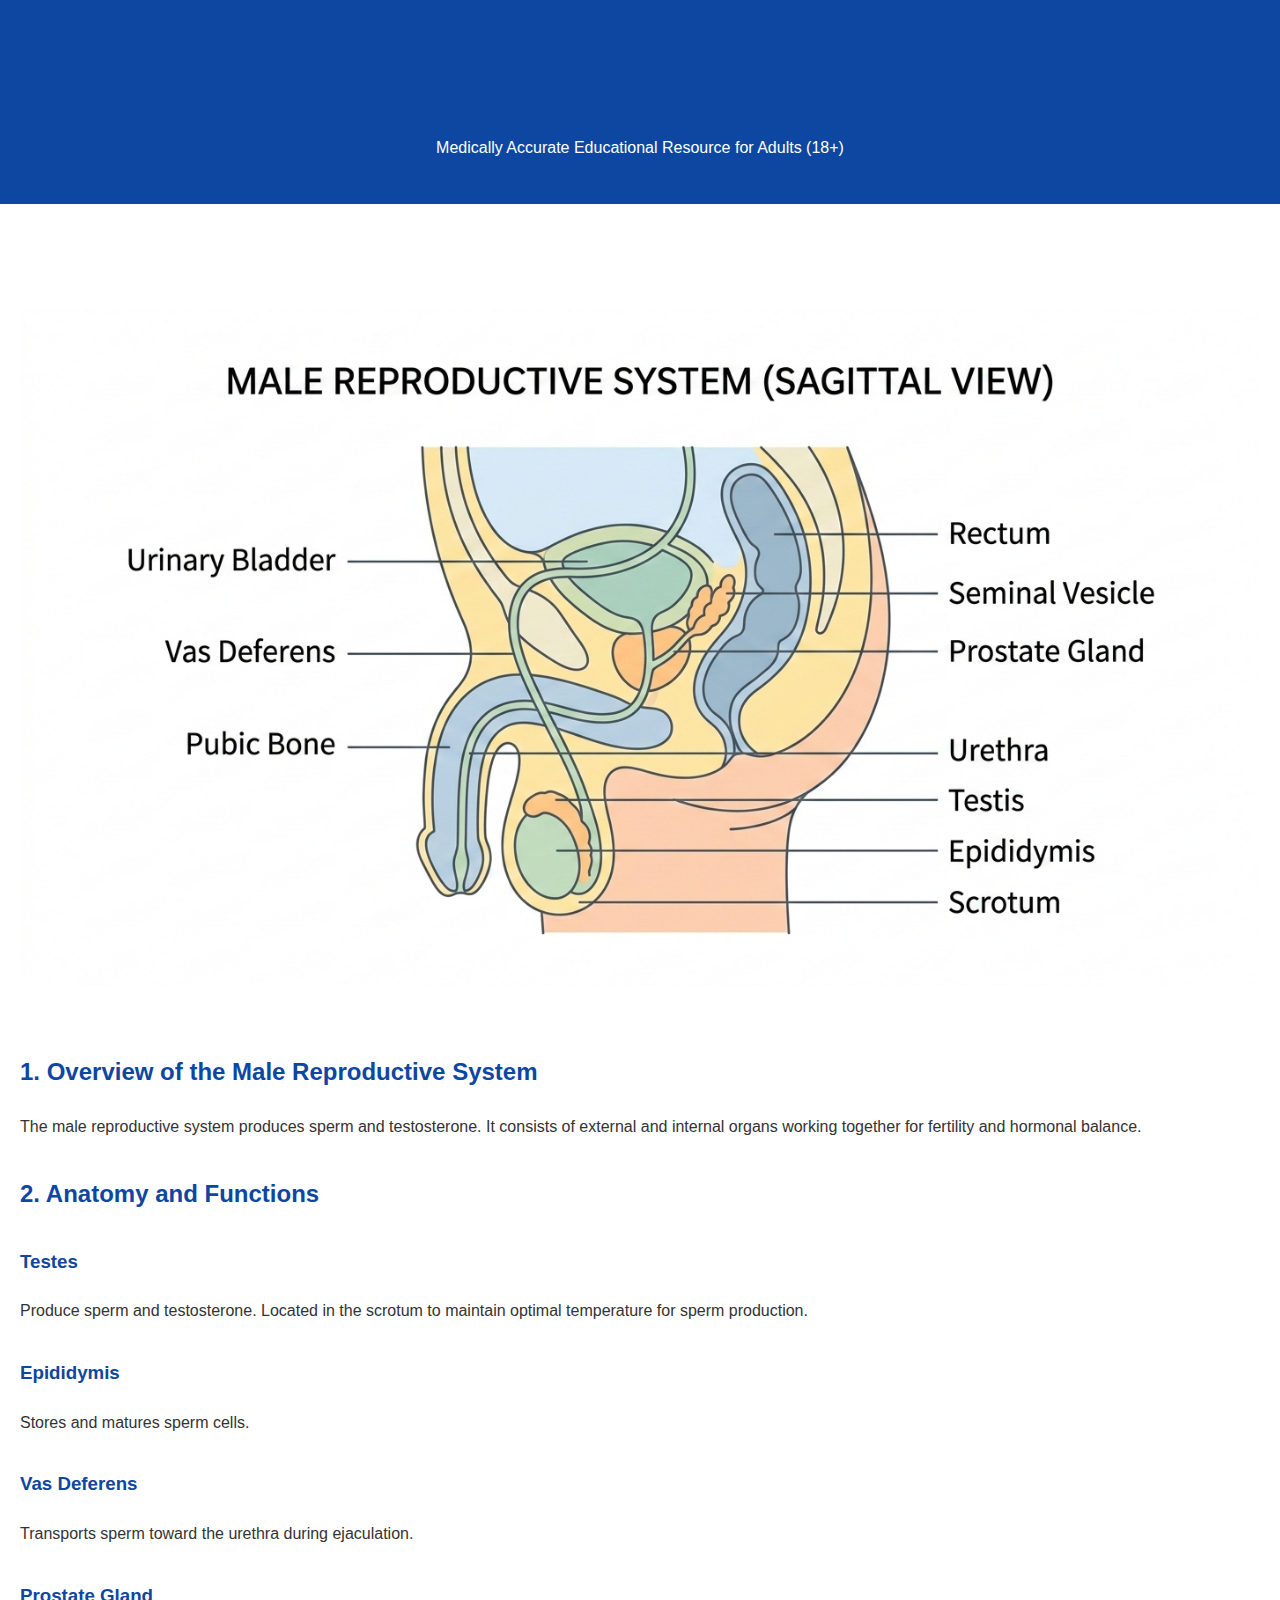
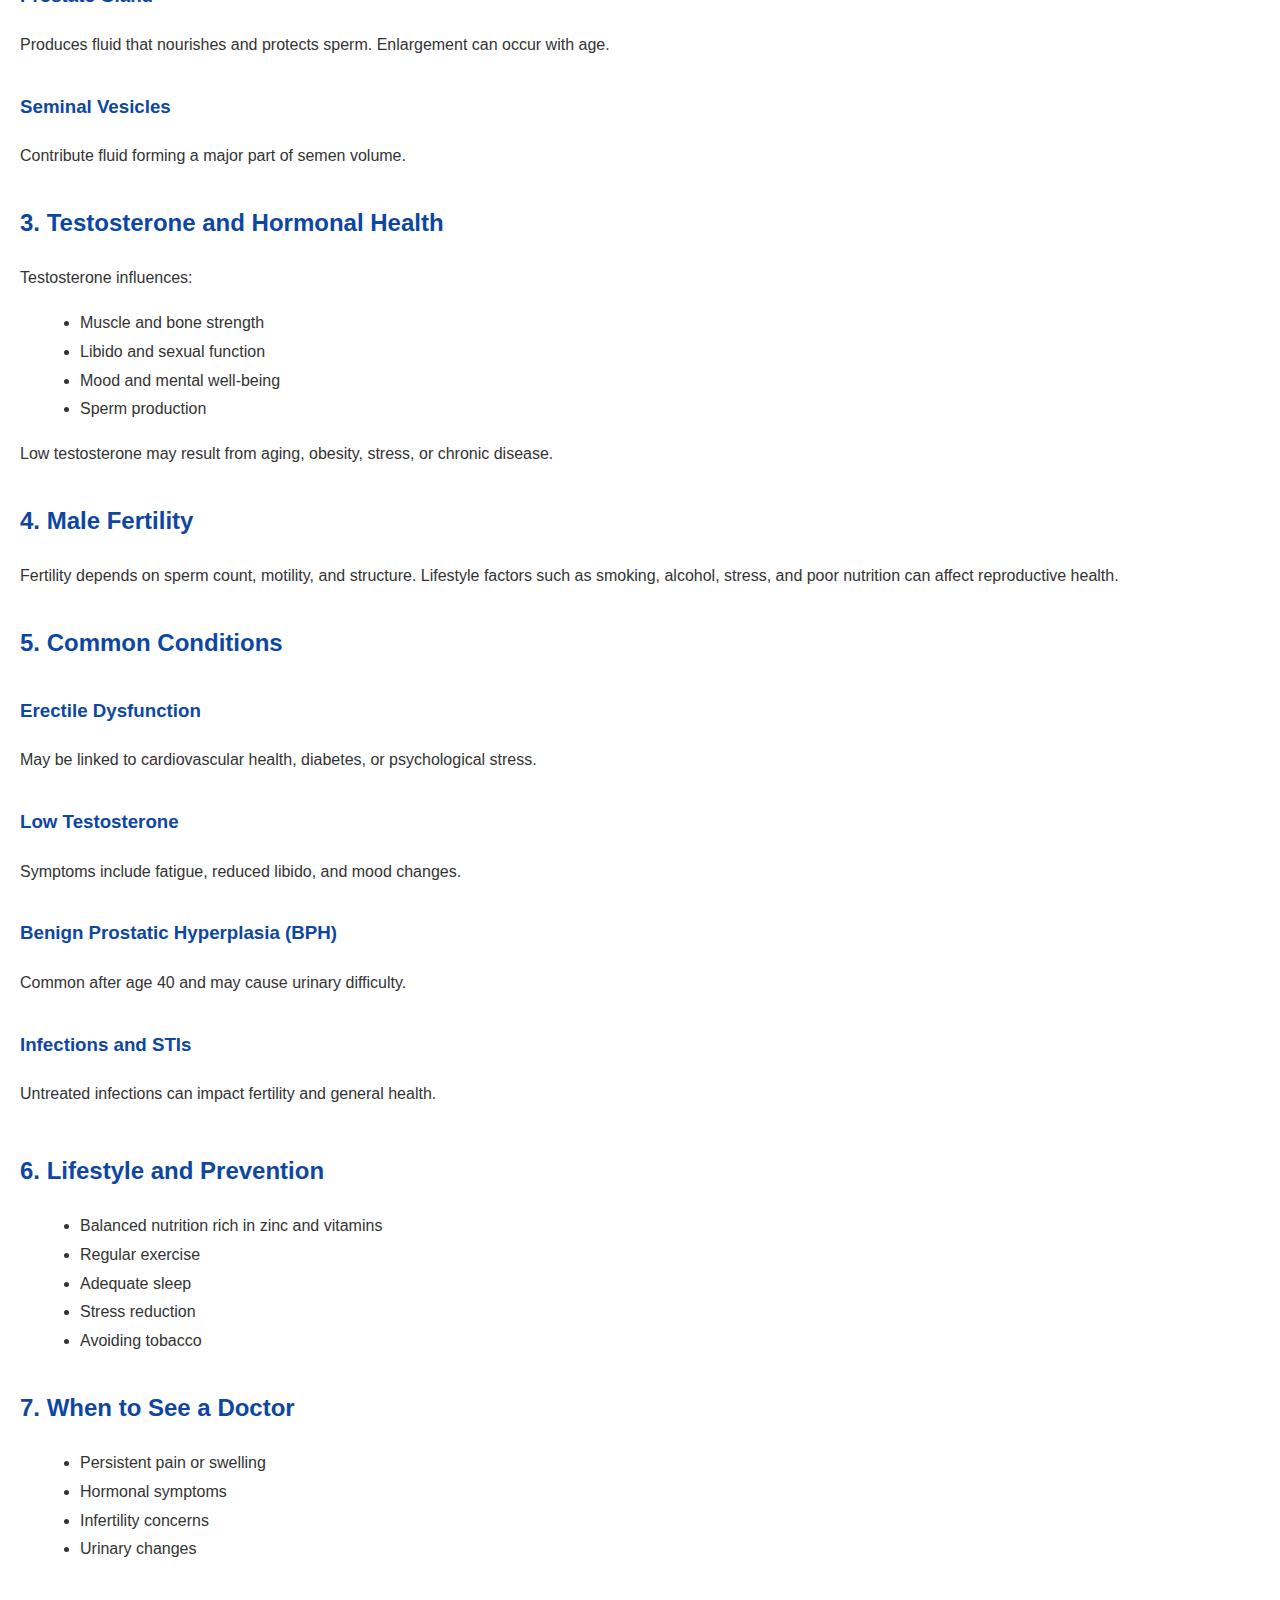
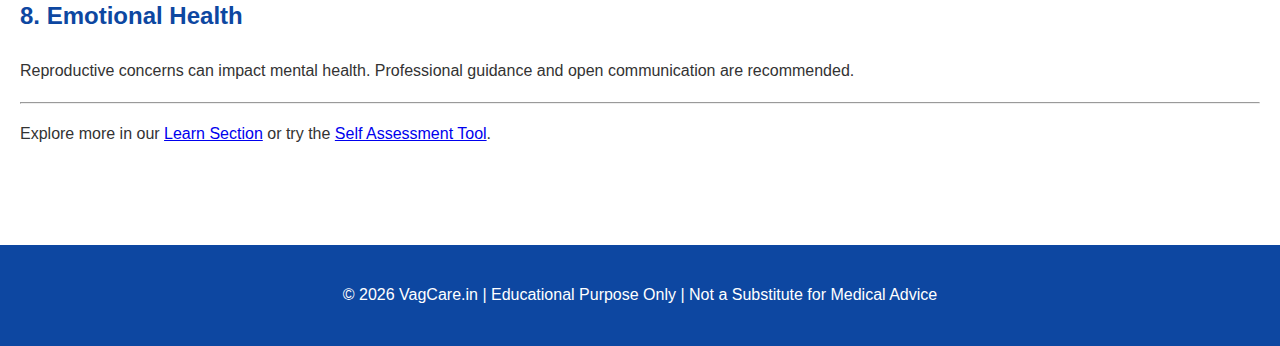
<file: male-reproductive-health.html>
<!DOCTYPE html>
<html lang="en">
<head>

<meta charset="UTF-8">
<meta name="viewport" content="width=device-width, initial-scale=1.0">

<title>Male Reproductive Health: Anatomy, Hormones, Fertility & Prostate Guide | VagCare (18+)</title>

<meta name="description" content="Complete educational guide on male reproductive health covering anatomy, testosterone, fertility, prostate health, erectile dysfunction, lifestyle factors and when to see a doctor.">

<meta name="keywords" content="male reproductive health, testosterone levels, prostate health, male fertility, erectile dysfunction education, sexual wellness India">

<meta name="robots" content="index, follow">
<link rel="canonical" href="https://vagcare.in/male-reproductive-health.html">

<!-- Open Graph -->
<meta property="og:title" content="Complete Guide to Male Reproductive Health | VagCare">
<meta property="og:description" content="Learn about male anatomy, hormones, fertility, prostate care and common concerns in a medically accurate format.">
<meta property="og:type" content="article">
<meta property="og:url" content="https://vagcare.in/male-reproductive-health.html">

<!-- Twitter Card -->
<meta name="twitter:card" content="summary_large_image">
<meta name="twitter:title" content="Male Reproductive Health Guide">
<meta name="twitter:description" content="Educational resource for adult male reproductive wellness.">

<!-- AdSense Global Script -->
<script async 
src="https://pagead2.googlesyndication.com/pagead/js/adsbygoogle.js?client=ca-pub-7529823789783915"
crossorigin="anonymous"></script>

<!-- Structured Data -->
<script type="application/ld+json">
{
 "@context": "https://schema.org",
 "@type": "MedicalWebPage",
 "name": "Male Reproductive Health Guide",
 "url": "https://vagcare.in/male-reproductive-health.html",
 "about": {
   "@type": "MedicalCondition",
   "name": "Male Reproductive Health"
 },
 "audience": {
   "@type": "PeopleAudience",
   "suggestedMinAge": 18
 }
}
</script>

<style>
body{
font-family: Arial, sans-serif;
margin:0;
padding:0;
line-height:1.8;
background:#ffffff;
color:#333;
}

header{
background:#0d47a1;
color:white;
padding:25px;
text-align:center;
}

section{
 <img src="images/male-health.jpg"
     alt="Educational medical diagram of male reproductive system"
     loading="lazy">
     style="max-width:100%; height:auto; border-radius:8px;">
max-width:900px;
margin:auto;
padding:40px 20px;
}

h1,h2,h3{
color:#0d47a1;
margin-top:30px;
}

img{
max-width:100%;
height:auto;
margin:25px 0;
border-radius:8px;
}

ul{
margin-left:20px;
}

footer{
background:#0d47a1;
color:white;
text-align:center;
padding:20px;
margin-top:40px;
}

.ad-container{
margin:40px 0;
text-align:center;
}
</style>

</head>

<body>

<header>
<h1>Complete Guide to Male Reproductive Health</h1>
<p>Medically Accurate Educational Resource for Adults (18+)</p>
</header>

<section>

<!-- Top Ad -->
<div class="ad-container">
<ins class="adsbygoogle"
     style="display:block"
     data-ad-client="ca-pub-7529823789783915"
     data-ad-slot="1234567890"
     data-ad-format="auto"
     data-full-width-responsive="true"></ins>
<script>
     (adsbygoogle = window.adsbygoogle || []).push({});
</script>
</div>

<img src="images/male-health.jpg" 
alt="Labeled educational medical diagram of male reproductive system showing testes, prostate, and reproductive organs"
loading="lazy">

<h2>1. Overview of the Male Reproductive System</h2>
<p>The male reproductive system produces sperm and testosterone. It consists of external and internal organs working together for fertility and hormonal balance.</p>

<h2>2. Anatomy and Functions</h2>

<h3>Testes</h3>
<p>Produce sperm and testosterone. Located in the scrotum to maintain optimal temperature for sperm production.</p>

<h3>Epididymis</h3>
<p>Stores and matures sperm cells.</p>

<h3>Vas Deferens</h3>
<p>Transports sperm toward the urethra during ejaculation.</p>

<h3>Prostate Gland</h3>
<p>Produces fluid that nourishes and protects sperm. Enlargement can occur with age.</p>

<h3>Seminal Vesicles</h3>
<p>Contribute fluid forming a major part of semen volume.</p>

<h2>3. Testosterone and Hormonal Health</h2>
<p>Testosterone influences:</p>
<ul>
<li>Muscle and bone strength</li>
<li>Libido and sexual function</li>
<li>Mood and mental well-being</li>
<li>Sperm production</li>
</ul>

<p>Low testosterone may result from aging, obesity, stress, or chronic disease.</p>

<h2>4. Male Fertility</h2>
<p>Fertility depends on sperm count, motility, and structure. Lifestyle factors such as smoking, alcohol, stress, and poor nutrition can affect reproductive health.</p>

<h2>5. Common Conditions</h2>

<h3>Erectile Dysfunction</h3>
<p>May be linked to cardiovascular health, diabetes, or psychological stress.</p>

<h3>Low Testosterone</h3>
<p>Symptoms include fatigue, reduced libido, and mood changes.</p>

<h3>Benign Prostatic Hyperplasia (BPH)</h3>
<p>Common after age 40 and may cause urinary difficulty.</p>

<h3>Infections and STIs</h3>
<p>Untreated infections can impact fertility and general health.</p>

<!-- Middle Ad -->
<div class="ad-container">
<ins class="adsbygoogle"
     style="display:block"
     data-ad-client="ca-pub-7529823789783915"
     data-ad-slot="1234567890"
     data-ad-format="auto"
     data-full-width-responsive="true"></ins>
<script>
     (adsbygoogle = window.adsbygoogle || []).push({});
</script>
</div>

<h2>6. Lifestyle and Prevention</h2>
<ul>
<li>Balanced nutrition rich in zinc and vitamins</li>
<li>Regular exercise</li>
<li>Adequate sleep</li>
<li>Stress reduction</li>
<li>Avoiding tobacco</li>
</ul>

<h2>7. When to See a Doctor</h2>
<ul>
<li>Persistent pain or swelling</li>
<li>Hormonal symptoms</li>
<li>Infertility concerns</li>
<li>Urinary changes</li>
</ul>

<h2>8. Emotional Health</h2>
<p>Reproductive concerns can impact mental health. Professional guidance and open communication are recommended.</p>

<hr>

<p>Explore more in our <a href="learn.html">Learn Section</a> or try the <a href="sexual-health-self-assessment.html">Self Assessment Tool</a>.</p>

</section>

<footer>
<p>© 2026 VagCare.in | Educational Purpose Only | Not a Substitute for Medical Advice</p>
</footer>

</body>
</html>
</file>
